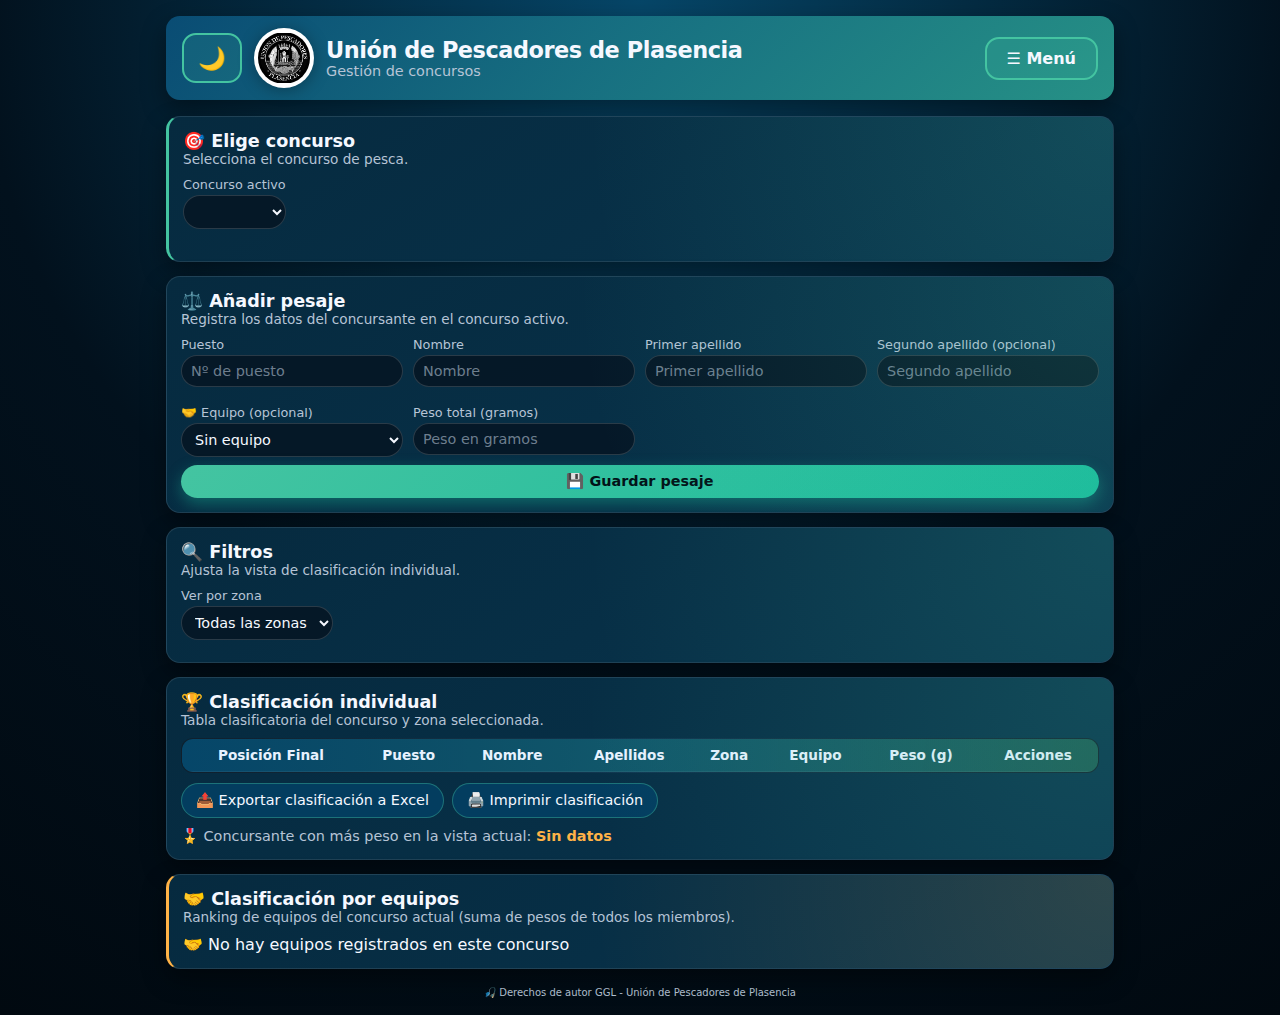
<file: index.html>
<!DOCTYPE html>
<html lang="es">
<head>
  <meta charset="UTF-8" />
  <title>🎣 Clasificación Pesca - UPP</title>
  <meta name="viewport" content="width=device-width, initial-scale=1.0, maximum-scale=5.0, user-scalable=yes" />
  <meta name="mobile-web-app-capable" content="yes" />
  <meta name="description" content="Aplicación de gestión de concursos de pesca - Unión de Pescadores de Plasencia" />
  
  <!-- Favicon -->
  <link rel="icon" type="image/jpeg" href="logo.jpg" />
  <link rel="apple-touch-icon" href="logo.jpg" />
  
  <!-- PWA Manifest -->
  <link rel="manifest" href="manifest.webmanifest" />
  
  <!-- Meta tags para PWA -->
  <meta name="theme-color" content="#44c4a1" />
  <meta name="apple-mobile-web-app-capable" content="yes" />
  <meta name="apple-mobile-web-app-status-bar-style" content="black-translucent" />
  <meta name="apple-mobile-web-app-title" content="UPP Pesca" />
  
  <!-- Google Fonts - Inter (fuente profesional) -->
  <link rel="preconnect" href="https://fonts.googleapis.com">
  <link rel="preconnect" href="https://fonts.gstatic.com" crossorigin>
  <link href="https://fonts.googleapis.com/css2?family=Inter:wght@400;500;600;700&display=swap" rel="stylesheet">
  
  <link rel="stylesheet" href="styles.css" />
</head>
<body>
  <div class="app-wrapper">
    <header class="app-header">
      <button id="btn-theme-toggle" class="btn-theme-toggle" title="Cambiar tema">
        🌙
      </button>
      <img src="logo.jpg" alt="Logo UPP" class="header-logo" />
      <div class="title-group">
        <h1>Unión de Pescadores de Plasencia</h1>
        <p class="subtitle">Gestión de concursos</p>
      </div>
      <div class="header-buttons">
        <button id="btn-menu" class="btn-menu-header">
          ☰ Menú
        </button>
      </div>
    </header>

    <!-- Menú desplegable -->
    <nav id="menu-desplegable" class="menu-desplegable" style="display: none;">
      <div class="menu-overlay" id="menu-overlay"></div>
      <div class="menu-content">
        <div class="menu-header">
          <h3>📋 Menú de Gestión</h3>
          <button id="btn-cerrar-menu" class="btn-cerrar-menu">✕</button>
        </div>
        <ul class="menu-lista">
          <li>
            <button id="menu-ranking-individual" class="menu-item">
              🏆 Ranking Individual
            </button>
          </li>
          <li>
            <button id="menu-exportar-individual" class="menu-item">
              💾 Exportar Clasificación Individual
            </button>
          </li>
          <li>
            <button id="menu-imprimir-individual" class="menu-item">
              🖨️ Imprimir Clasificación Individual
            </button>
          </li>
          <li>
            <button id="menu-ranking-equipos" class="menu-item">
              🏅 Ranking Equipos Temporada
            </button>
          </li>
          <li>
            <button id="menu-exportar-equipos" class="menu-item">
              💾 Exportar Clasificación Equipos
            </button>
          </li>
          <li>
            <button id="menu-imprimir-equipos" class="menu-item">
              🖨️ Imprimir Clasificación Equipos
            </button>
          </li>
          <li>
            <button id="menu-gestionar-equipos" class="menu-item">
              🤝 Gestionar Equipos
            </button>
          </li>
          <li style="border-top: 2px solid var(--accent); margin-top: 8px; padding-top: 8px;">
            <button id="menu-admin" class="menu-item menu-item-admin">
              🔐 Modo Administrador
            </button>
          </li>
        </ul>
      </div>
    </nav>

    <!-- Modal de login administrador -->
    <div id="modal-admin" class="modal-admin" style="display: none;">
      <div class="modal-overlay" id="modal-admin-overlay"></div>
      <div class="modal-admin-content">
        <div class="modal-admin-header">
          <h3>🔐 Acceso Administrador</h3>
          <button id="btn-cerrar-modal-admin" class="btn-cerrar-menu">✕</button>
        </div>
        <div class="modal-admin-body">
          <p id="admin-status-text">Introduce la contraseña de administrador</p>
          <input type="password" id="input-password-admin" placeholder="Contraseña" />
          <button id="btn-login-admin" class="btn-primary">Acceder</button>
          <button id="btn-recuperar-password" class="btn-secondary" style="margin-top: 8px; width: 100%;">
            🔑 ¿Olvidaste tu contraseña?
          </button>
          <div id="admin-panel" style="display: none;">
            <div class="admin-info">
              <p>✅ <strong>Sesión de administrador activa</strong></p>
              <button id="btn-logout-admin" class="btn-secondary">Cerrar sesión</button>
            </div>
            <div class="admin-actions">
              <h4>Gestión de Concursos</h4>
              
              <!-- Formulario para crear concurso -->
              <div style="background: #f8f9fa; padding: 16px; border-radius: 8px; margin-bottom: 16px;">
                <h5 style="margin-bottom: 12px; font-size: 0.95rem;">➡️ Crear nuevo concurso</h5>
                <div class="form-group" style="margin-bottom: 12px;">
                  <label for="fecha-concurso">Fecha del concurso (DD/MM/AAAA) *</label>
                  <input type="text" id="fecha-concurso" placeholder="14/01/2026" pattern="\d{2}/\d{2}/\d{4}" required style="width: 100%;" />
                </div>
                <div class="form-group" style="margin-bottom: 12px;">
                  <label for="temporada">Temporada (año) *</label>
                  <input type="number" id="temporada" min="2000" max="2100" style="width: 100%;" />
                </div>
                <div class="form-group" style="margin-bottom: 12px;">
                  <label for="nombre-concurso">Nombre del concurso</label>
                  <input type="text" id="nombre-concurso" placeholder="Ej: Concurso de Primavera" style="width: 100%;" />
                </div>
                <div class="form-group" style="margin-bottom: 12px;">
                  <label for="lugar-concurso">Lugar</label>
                  <input type="text" id="lugar-concurso" placeholder="Ej: Río Jértiga" style="width: 100%;" />
                </div>
                <div class="form-group" style="margin-bottom: 12px;">
                  <label for="hora-concurso">Hora de inicio</label>
                  <input type="time" id="hora-concurso" style="width: 100%;" />
                </div>
                <button id="btn-nuevo-concurso" class="btn-primary" style="width: 100%;">
                  ✅ Añadir concurso
                </button>
              </div>
              
              <!-- Gestión de zonas del concurso -->
              <div id="zonas-concurso-section" style="display: none; background: #fff3cd; padding: 16px; border-radius: 8px; margin-bottom: 16px;">
                <h5 style="margin-bottom: 12px; font-size: 0.95rem;">🗺️ Zonas del concurso activo</h5>
                <div class="zonas-config" style="margin-bottom: 12px;">
                  <input
                    type="text"
                    id="nueva-zona"
                    placeholder="Nombre de nueva zona (p.ej. Zona D)"
                    style="width: calc(100% - 110px); margin-right: 8px;"
                  />
                  <button id="btn-add-zona" class="btn-secondary" style="width: 100px;">➡️ Añadir</button>
                </div>
                <div class="zonas-lista">
                  <label style="font-size: 0.85rem;">Zonas activas:</label>
                  <ul id="lista-zonas" style="margin-top: 8px;">
                    <!-- Se rellenará desde JS -->
                  </ul>
                  <small>Haz clic en una zona para eliminarla.</small>
                </div>
                <button id="btn-toggle-zonas-cerrar" class="btn-secondary" style="width: 100%; margin-top: 12px;">
                  ✖ Cerrar gestión de zonas
                </button>
              </div>
              
              <button id="btn-toggle-zonas" class="btn-secondary" style="width: 100%; background: #f59e0b; border-color: #f59e0b; opacity: 0.5; cursor: not-allowed; margin-bottom: 16px;" disabled>
                🗺️ Gestionar zonas del concurso
              </button>
              
              <!-- Lista de concursos existentes -->
              <div id="lista-concursos-admin"></div>
            </div>
            <div class="admin-actions">
              <h4>Gestión de Equipos</h4>
              <div id="lista-equipos-admin"></div>
            </div>
            <div class="admin-actions">
              <h4>🎯 Modo Zona (Multiusuario)</h4>
              <p style="font-size: 0.9rem; color: var(--text-muted); margin-bottom: 12px;">Activa una zona fija para trabajar más rápido sin cambiar de zona en cada pesaje.</p>
              <div class="zona-mode-config">
                <div class="form-group">
                  <label for="zona-fija-select">Seleccionar zona fija</label>
                  <select id="zona-fija-select">
                    <option value="">Sin zona fija (manual)</option>
                  </select>
                </div>
                <button id="btn-activar-zona-fija" class="btn-secondary" style="width: 100%; margin-bottom: 8px;">
                  ✅ Activar modo zona
                </button>
                <button id="btn-desactivar-zona-fija" class="btn-danger" style="width: 100%; display: none;">
                  ❌ Desactivar modo zona
                </button>
              </div>
              <div id="zona-fija-info" class="zona-fija-activa" style="display: none; margin-top: 12px; padding: 12px; background: var(--accent); color: white; border-radius: 6px;">
                <p style="margin: 0;"><strong>🟢 Modo Zona Activo:</strong> <span id="zona-fija-nombre"></span></p>
                <small style="display: block; margin-top: 4px;">Todos los pesajes se registrarán automáticamente en esta zona.</small>
              </div>
            </div>
            <div class="admin-actions">
              <h4>Seguridad</h4>
              <button id="btn-cambiar-password" class="btn-secondary" style="width: 100%; margin-bottom: 12px;">
                🔐 Cambiar contraseña
              </button>
            </div>
            <div class="admin-actions">
              <h4>Histórico</h4>
              <button id="menu-borrar-historico" class="btn-danger" style="width: 100%;">
                🗑️ Borrar Histórico
              </button>
            </div>
          </div>
        </div>
      </div>
    </div>

    <!-- Modal de gestión de equipos -->
    <div id="modal-equipos" class="modal-admin" style="display: none;">
      <div class="modal-overlay" id="modal-equipos-overlay"></div>
      <div class="modal-admin-content">
        <div class="modal-admin-header">
          <h3>🤝 Gestión de Equipos</h3>
          <button id="btn-cerrar-modal-equipos" class="btn-cerrar-menu">✕</button>
        </div>
        <div class="modal-admin-body">
          <div class="card-header" style="padding: 0; margin-bottom: 20px;">
            <p>Los equipos se comparten para toda la temporada. Gestiona los equipos que participan.</p>
          </div>

          <div class="equipos-config">
            <input
              type="text"
              id="nuevo-equipo"
              placeholder="Nombre del equipo (p.ej. Los Barbos)"
            />
            <button id="btn-add-equipo" class="btn-secondary">➡️ Añadir equipo</button>
          </div>

          <div class="equipos-lista">
            <label>Equipos activos en esta temporada:</label>
            <ul id="lista-equipos">
              <!-- Se rellenará desde JS -->
            </ul>
            <small>Los equipos se pueden eliminar desde el panel de administrador.</small>
          </div>
        </div>
      </div>
    </div>

    <!-- Modal de gestión de equipos -->
    <div id="modal-equipos" class="modal-admin" style="display: none;">
      <div class="modal-overlay" id="modal-equipos-overlay"></div>
      <div class="modal-admin-content">
        <div class="modal-admin-header">
          <h3>🤝 Gestión de Equipos</h3>
          <button id="btn-cerrar-modal-equipos" class="btn-cerrar-menu">✕</button>
        </div>
        <div class="modal-admin-body">
          <div class="card-header" style="padding: 0; margin-bottom: 20px;">
            <p>Los equipos se comparten para toda la temporada. Gestiona los equipos que participan.</p>
          </div>

          <div class="equipos-config">
            <input
              type="text"
              id="nuevo-equipo-modal"
              placeholder="Nombre del equipo (p.ej. Los Barbos)"
            />
            <button id="btn-add-equipo-modal" class="btn-secondary">➜ Añadir equipo</button>
          </div>

          <div class="equipos-lista">
            <label>Equipos activos en esta temporada:</label>
            <ul id="lista-equipos">
              <!-- Se rellenará desde JS -->
            </ul>
            <small>Los equipos se pueden eliminar desde el panel de administrador.</small>
          </div>
        </div>
      </div>
    </div>

    <main>
      <!-- Zona superior: selección de concurso -->
      <section class="card card-main">
        <div class="card-header">
          <h2>🎯 Elige concurso</h2>
          <p>Selecciona el concurso de pesca.</p>
        </div>

        <div class="concursos-filtros">
          <div class="form-group">
            <label for="select-concurso">Concurso activo</label>
            <select id="select-concurso"></select>
          </div>
        </div>

        <!-- Información del concurso activo -->
        <div id="info-concurso-activo" style="margin-top: 20px; padding: 20px; background: linear-gradient(135deg, #667eea 0%, #764ba2 100%); border-radius: 8px; color: white; display: none;">
          <h3 style="margin-bottom: 16px; font-size: 1.2rem;">🎯 <span id="info-nombre">-</span></h3>
          <div style="display: grid; grid-template-columns: repeat(auto-fit, minmax(200px, 1fr)); gap: 12px;">
            <div>
              <strong>📅 Fecha:</strong><br>
              <span id="info-fecha">-</span>
            </div>
            <div>
              <strong>🏆 Temporada:</strong><br>
              <span id="info-temporada">-</span>
            </div>
            <div>
              <strong>📍 Lugar:</strong><br>
              <span id="info-lugar">-</span>
            </div>
            <div>
              <strong>⏰ Hora:</strong><br>
              <span id="info-hora">-</span>
            </div>
            <div>
              <strong>🗺️ Zonas:</strong><br>
              <div id="info-zonas" style="margin-top: 4px;">-</div>
            </div>
          </div>
        </div>
      </section>

      <!-- Formulario para añadir pesaje -->
      <section class="card">
        <div class="card-header">
          <h2>⚖️ Añadir pesaje</h2>
          <p>Registra los datos del concursante en el concurso activo.</p>
        </div>

        <form id="form-pesaje">
          <input type="hidden" id="registro-id-edicion" value="" />
          <div class="form-row">
            <div class="form-group">
              <label for="puesto">Puesto</label>
              <input
                type="number"
                id="puesto"
                name="puesto"
                required
                min="1"
                placeholder="Nº de puesto"
              />
            </div>

            <div class="form-group">
              <label for="nombre">Nombre</label>
              <input
                type="text"
                id="nombre"
                name="nombre"
                required
                placeholder="Nombre"
              />
            </div>

            <div class="form-group">
              <label for="apellido1">Primer apellido</label>
              <input
                type="text"
                id="apellido1"
                name="apellido1"
                required
                placeholder="Primer apellido"
              />
            </div>

            <div class="form-group">
              <label for="apellido2">Segundo apellido (opcional)</label>
              <input
                type="text"
                id="apellido2"
                name="apellido2"
                placeholder="Segundo apellido"
              />
            </div>

            <div class="form-group" id="campo-zona-container">
              <label for="zona">Zona</label>
              <select id="zona" name="zona" required>
                <option value="">Selecciona zona</option>
                <!-- Opciones generadas dinámicamente -->
              </select>
            </div>

            <div class="form-group">
              <label for="equipo">🤝 Equipo (opcional)</label>
              <select id="equipo" name="equipo">
                <option value="">Sin equipo</option>
                <!-- Opciones generadas dinámicamente -->
              </select>
            </div>

            <div class="form-group">
              <label for="peso">Peso total (gramos)</label>
              <input
                type="number"
                id="peso"
                name="peso"
                required
                min="0"
                step="1"
                placeholder="Peso en gramos"
              />
            </div>
          </div>

          <div class="form-actions">
            <button type="submit" id="btn-guardar-pesaje" class="btn-primary full-width">
              💾 Guardar pesaje
            </button>
            <button type="button" id="btn-cancelar-edicion" class="btn-secondary full-width" style="display: none;">
              ❌ Cancelar edición
            </button>
          </div>
        </form>
      </section>

      <!-- Filtros -->
      <section class="card">
        <div class="card-header">
          <h2>🔍 Filtros</h2>
          <p>Ajusta la vista de clasificación individual.</p>
        </div>

        <div class="filters">
          <div class="form-group">
            <label for="filtro-zona">Ver por zona</label>
            <select id="filtro-zona">
              <option value="todas">Todas las zonas</option>
              <!-- Opciones generadas dinámicamente -->
            </select>
          </div>
        </div>
      </section>

      <!-- Clasificación individual del concurso activo -->
      <section class="card">
        <div class="card-header">
          <h2>🏆 Clasificación individual</h2>
          <p>Tabla clasificatoria del concurso y zona seleccionada.</p>
        </div>

        <div class="table-wrapper">
          <table id="tabla-clasificacion">
            <thead>
              <tr>
                <th>Posición Final</th>
                <th>Puesto</th>
                <th>Nombre</th>
                <th>Apellidos</th>
                <th>Zona</th>
                <th>Equipo</th>
                <th>Peso (g)</th>
                <th>Acciones</th>
              </tr>
            </thead>
            <tbody>
              <!-- Filas generadas por JS -->
            </tbody>
          </table>
        </div>

        <div class="acciones">
          <button id="btn-exportar" class="btn-secondary">
            📤 Exportar clasificación a Excel
          </button>
          <button id="btn-imprimir-concurso" class="btn-secondary">
            🖨️ Imprimir clasificación
          </button>
        </div>

        <p class="resumen">
          🎖️ Concursante con más peso en la vista actual:
          <span id="top-concursante">Sin datos</span>
        </p>
      </section>

      <!-- Clasificación por equipos del concurso activo -->
      <section class="card card-equipos">
        <div class="card-header">
          <h2>🤝 Clasificación por equipos</h2>
          <p>Ranking de equipos del concurso actual (suma de pesos de todos los miembros).</p>
        </div>

        <div class="table-wrapper">
          <table id="tabla-clasificacion-equipos">
            <thead>
              <tr>
                <th>Posición</th>
                <th>Equipo</th>
                <th>Peso total (g)</th>
                <th>Nº Miembros</th>
                <th>Promedio (g)</th>
              </tr>
            </thead>
            <tbody>
              <!-- Filas generadas por JS -->
            </tbody>
          </table>
        </div>

        <div id="mensaje-sin-equipos" class="no-data" style="display: none;">
          🤝 No hay equipos registrados en este concurso
        </div>
      </section>
    </main>

    <footer>
      <small>🎣 Derechos de autor GGL - Unión de Pescadores de Plasencia</small>
    </footer>
  </div>

  <script src="app.js"></script>
</body>
</html>
</file>
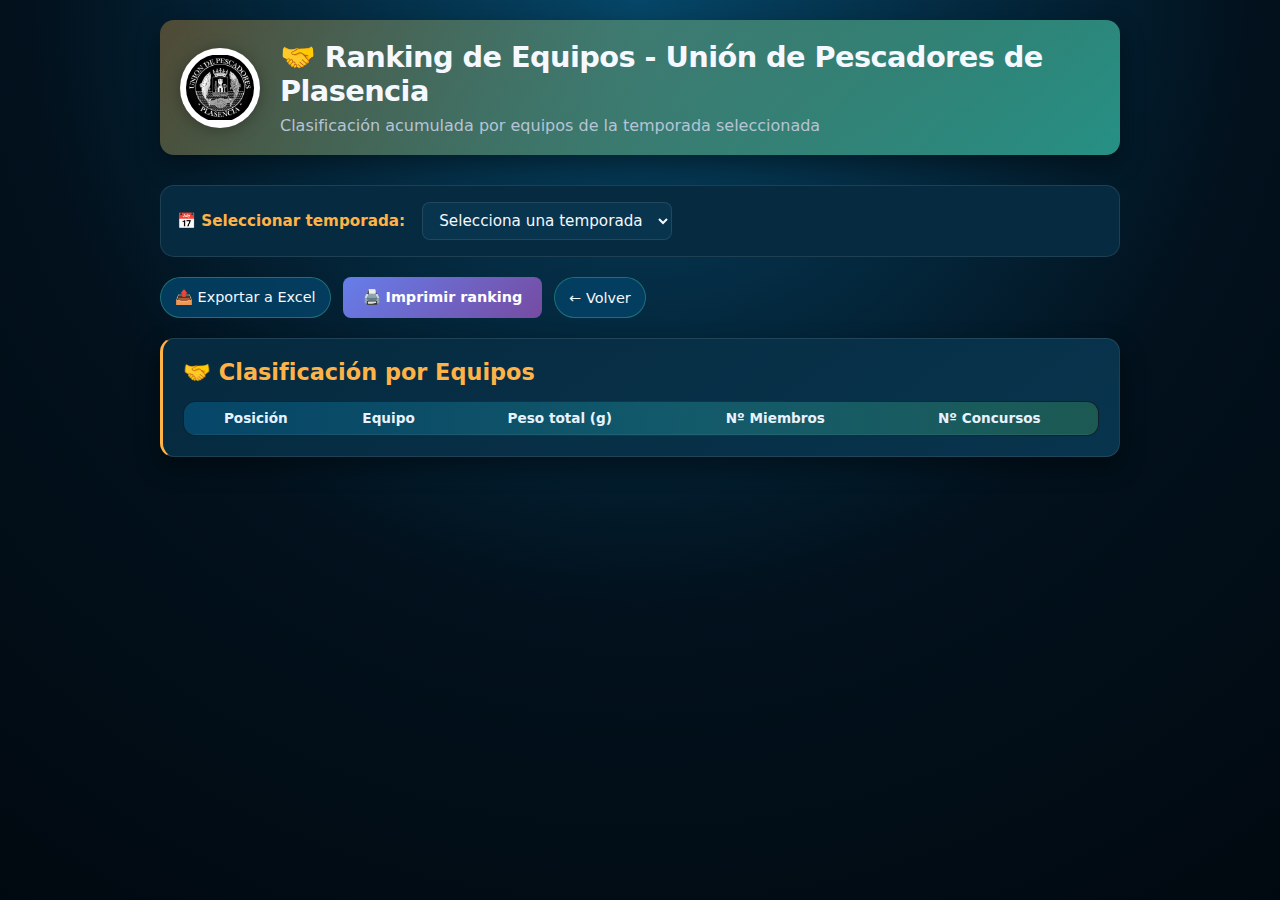
<file: ranking-equipos.html>
<!DOCTYPE html>
<html lang="es">
<head>
  <meta charset="UTF-8" />
  <title>🤝 Ranking Equipos - UPP</title>
  <meta name="viewport" content="width=device-width, initial-scale=1.0, maximum-scale=5.0, user-scalable=yes" />
  
  <!-- Favicon -->
  <link rel="icon" type="image/jpeg" href="logo.jpg" />
  
  <!-- Google Fonts - Inter (fuente profesional) -->
  <link rel="preconnect" href="https://fonts.googleapis.com">
  <link rel="preconnect" href="https://fonts.gstatic.com" crossorigin>
  <link href="https://fonts.googleapis.com/css2?family=Inter:wght@400;500;600;700&display=swap" rel="stylesheet">
  
  <link rel="stylesheet" href="styles.css" />
  
  <style>
    /* Estilos específicos para la página de ranking de equipos */
    .ranking-container {
      max-width: 1000px;
      margin: 0 auto;
      padding: 20px;
    }

    .ranking-header {
      display: flex;
      align-items: center;
      gap: 20px;
      margin-bottom: 30px;
      padding: 20px;
      background: linear-gradient(135deg, rgba(255, 179, 71, 0.3), rgba(42, 157, 143, 0.9));
      border-radius: var(--radius);
      box-shadow: var(--shadow-soft);
    }

    .ranking-header-logo {
      width: 80px;
      height: 80px;
      object-fit: contain;
      filter: drop-shadow(0 2px 8px rgba(0, 0, 0, 0.3));
      background: white;
      border-radius: 50%;
      padding: 6px;
    }

    .ranking-header-content {
      flex: 1;
    }

    .ranking-header h1 {
      font-size: 1.8rem;
      font-weight: 700;
      margin-bottom: 8px;
      letter-spacing: -0.02em;
    }

    .ranking-header p {
      font-size: 1rem;
      color: var(--text-muted);
      margin: 0;
    }

    .temporada-selector {
      margin-bottom: 20px;
      padding: 16px;
      background: var(--bg-card);
      border-radius: var(--radius);
      border: 1px solid var(--border-soft);
    }

    .temporada-selector label {
      font-size: 0.95rem;
      font-weight: 600;
      margin-right: 12px;
      color: var(--accent-warm);
    }

    .temporada-selector select {
      padding: 8px 12px;
      border-radius: 8px;
      border: 1px solid var(--border-soft);
      background: var(--bg-card-soft);
      color: var(--text-main);
      font-family: inherit;
      font-size: 0.95rem;
      cursor: pointer;
    }

    .acciones-ranking {
      display: flex;
      gap: 12px;
      margin-bottom: 20px;
      flex-wrap: wrap;
    }

    .btn-print {
      background: linear-gradient(135deg, #667eea, #764ba2);
      border: none;
      color: white;
      padding: 12px 20px;
      border-radius: 8px;
      cursor: pointer;
      font-size: 0.9rem;
      font-weight: 600;
      transition: all 0.3s ease;
      font-family: inherit;
    }

    .btn-print:hover {
      transform: translateY(-2px);
      box-shadow: 0 4px 12px rgba(102, 126, 234, 0.4);
    }

    .ranking-card {
      background: linear-gradient(145deg, var(--bg-card), var(--bg-card-soft));
      border-radius: var(--radius);
      padding: 20px;
      border: 1px solid var(--border-soft);
      box-shadow: var(--shadow-soft);
      border-left: 3px solid var(--accent-warm);
    }

    .ranking-card h2 {
      font-size: 1.4rem;
      font-weight: 600;
      margin-bottom: 16px;
      color: var(--accent-warm);
    }

    .no-data {
      text-align: center;
      padding: 40px;
      color: var(--text-muted);
      font-size: 1.1rem;
    }

    .equipo-detalles {
      margin-top: 30px;
      padding: 16px;
      background: rgba(255, 179, 71, 0.1);
      border-radius: var(--radius);
      border-left: 3px solid var(--accent-warm);
    }

    .equipo-detalles h3 {
      font-size: 1.1rem;
      margin-bottom: 12px;
      color: var(--accent-warm);
    }

    .miembros-lista {
      list-style: none;
      padding: 0;
      margin: 0;
    }

    .miembros-lista li {
      padding: 8px 12px;
      margin: 4px 0;
      background: rgba(0, 0, 0, 0.2);
      border-radius: 6px;
      font-size: 0.9rem;
    }

    /* Estilos para impresión */
    @media print {
      body {
        background: white;
        color: black;
      }

      .acciones-ranking,
      .temporada-selector {
        display: none;
      }

      .ranking-header {
        background: white;
        border: 2px solid #333;
        color: black;
      }

      .ranking-header h1,
      .ranking-header p {
        color: black;
      }

      .ranking-card {
        background: white;
        border: 1px solid #333;
        box-shadow: none;
      }

      .ranking-card h2 {
        color: #333;
      }

      table {
        border: 1px solid #333;
      }

      th {
        background: #f0f0f0 !important;
        color: black !important;
        border: 1px solid #333 !important;
      }

      td {
        color: black !important;
        border: 1px solid #ddd !important;
      }

      .equipo-detalles {
        background: #f9f9f9;
        border: 1px solid #ddd;
      }
    }

    @media (max-width: 768px) {
      .ranking-container {
        padding: 10px;
      }

      .ranking-header {
        flex-direction: column;
        text-align: center;
      }

      .ranking-header-logo {
        width: 60px;
        height: 60px;
      }

      .ranking-header h1 {
        font-size: 1.3rem;
      }

      .acciones-ranking {
        flex-direction: column;
      }

      .acciones-ranking button {
        width: 100%;
      }
    }
  </style>
</head>
<body>
  <div class="ranking-container">
    <header class="ranking-header">
      <img src="logo.jpg" alt="Logo UPP" class="ranking-header-logo" />
      <div class="ranking-header-content">
        <h1>🤝 Ranking de Equipos - Unión de Pescadores de Plasencia</h1>
        <p>Clasificación acumulada por equipos de la temporada seleccionada</p>
      </div>
    </header>

    <div class="temporada-selector">
      <label for="filtro-temporada-equipos">📅 Seleccionar temporada:</label>
      <select id="filtro-temporada-equipos">
        <option value="">Selecciona una temporada</option>
      </select>
    </div>

    <div class="acciones-ranking">
      <button id="btn-exportar-equipos" class="btn-secondary">
        📤 Exportar a Excel
      </button>
      <button id="btn-imprimir-equipos" class="btn-print">
        🖨️ Imprimir ranking
      </button>
      <button onclick="window.close()" class="btn-secondary">
        ← Volver
      </button>
    </div>

    <div class="ranking-card">
      <h2>🤝 Clasificación por Equipos</h2>
      <div class="table-wrapper">
        <table id="tabla-ranking-equipos">
          <thead>
            <tr>
              <th>Posición</th>
              <th>Equipo</th>
              <th>Peso total (g)</th>
              <th>Nº Miembros</th>
              <th>Nº Concursos</th>
            </tr>
          </thead>
          <tbody>
            <!-- Filas generadas por JS -->
          </tbody>
        </table>
      </div>
      <div id="mensaje-sin-datos-equipos" class="no-data" style="display: none;">
        📊 Selecciona una temporada para ver el ranking de equipos
      </div>
    </div>

    <div id="equipo-detalles-container">
      <!-- Se mostrarán detalles de equipos aquí -->
    </div>
  </div>

  <script src="ranking-equipos.js"></script>
</body>
</html>
</file>
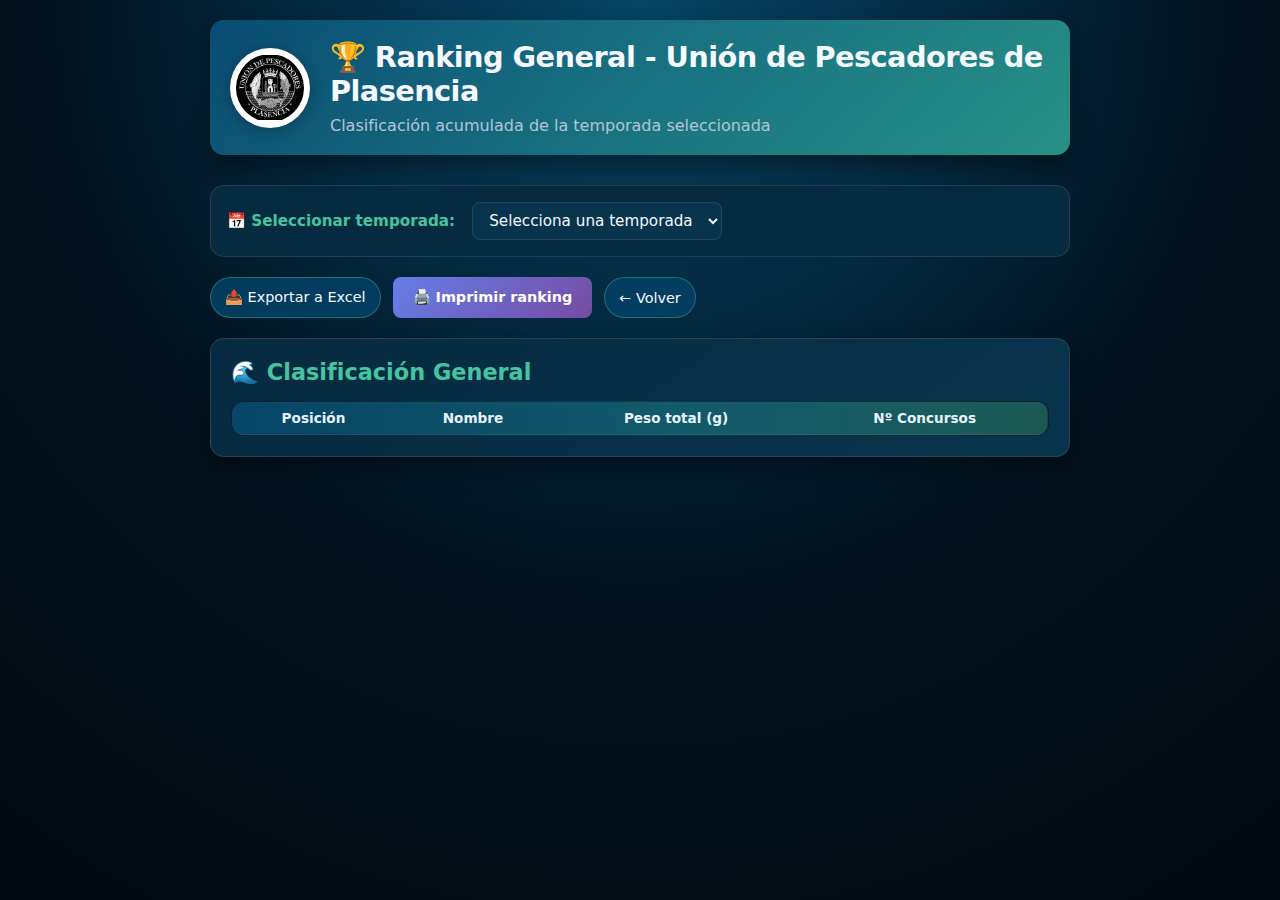
<file: ranking.html>
<!DOCTYPE html>
<html lang="es">
<head>
  <meta charset="UTF-8" />
  <title>🏆 Ranking General - UPP</title>
  <meta name="viewport" content="width=device-width, initial-scale=1.0" />
  
  <!-- Favicon -->
  <link rel="icon" type="image/jpeg" href="logo.jpg" />
  
  <!-- Google Fonts - Inter (fuente profesional) -->
  <link rel="preconnect" href="https://fonts.googleapis.com">
  <link rel="preconnect" href="https://fonts.gstatic.com" crossorigin>
  <link href="https://fonts.googleapis.com/css2?family=Inter:wght@400;500;600;700&display=swap" rel="stylesheet">
  
  <link rel="stylesheet" href="styles.css" />
  
  <style>
    /* Estilos específicos para la página de ranking */
    .ranking-container {
      max-width: 900px;
      margin: 0 auto;
      padding: 20px;
    }

    .ranking-header {
      display: flex;
      align-items: center;
      gap: 20px;
      margin-bottom: 30px;
      padding: 20px;
      background: linear-gradient(135deg, rgba(10, 81, 123, 0.9), rgba(42, 157, 143, 0.9));
      border-radius: var(--radius);
      box-shadow: var(--shadow-soft);
    }

    .ranking-header-logo {
      width: 80px;
      height: 80px;
      object-fit: contain;
      filter: drop-shadow(0 2px 8px rgba(0, 0, 0, 0.3));
      background: white;
      border-radius: 50%;
      padding: 6px;
    }

    .ranking-header-content {
      flex: 1;
    }

    .ranking-header h1 {
      font-size: 1.8rem;
      font-weight: 700;
      margin-bottom: 8px;
      letter-spacing: -0.02em;
    }

    .ranking-header p {
      font-size: 1rem;
      color: var(--text-muted);
      margin: 0;
    }

    .temporada-selector {
      margin-bottom: 20px;
      padding: 16px;
      background: var(--bg-card);
      border-radius: var(--radius);
      border: 1px solid var(--border-soft);
    }

    .temporada-selector label {
      font-size: 0.95rem;
      font-weight: 600;
      margin-right: 12px;
      color: var(--accent);
    }

    .temporada-selector select {
      padding: 8px 12px;
      border-radius: 8px;
      border: 1px solid var(--border-soft);
      background: var(--bg-card-soft);
      color: var(--text-main);
      font-family: inherit;
      font-size: 0.95rem;
      cursor: pointer;
    }

    .acciones-ranking {
      display: flex;
      gap: 12px;
      margin-bottom: 20px;
      flex-wrap: wrap;
    }

    .btn-print {
      background: linear-gradient(135deg, #667eea, #764ba2);
      border: none;
      color: white;
      padding: 12px 20px;
      border-radius: 8px;
      cursor: pointer;
      font-size: 0.9rem;
      font-weight: 600;
      transition: all 0.3s ease;
      font-family: inherit;
    }

    .btn-print:hover {
      transform: translateY(-2px);
      box-shadow: 0 4px 12px rgba(102, 126, 234, 0.4);
    }

    .ranking-card {
      background: linear-gradient(145deg, var(--bg-card), var(--bg-card-soft));
      border-radius: var(--radius);
      padding: 20px;
      border: 1px solid var(--border-soft);
      box-shadow: var(--shadow-soft);
    }

    .ranking-card h2 {
      font-size: 1.4rem;
      font-weight: 600;
      margin-bottom: 16px;
      color: var(--accent);
    }

    .no-data {
      text-align: center;
      padding: 40px;
      color: var(--text-muted);
      font-size: 1.1rem;
    }

    /* Estilos para impresión */
    @media print {
      body {
        background: white;
        color: black;
      }

      .acciones-ranking,
      .temporada-selector {
        display: none;
      }

      .ranking-header {
        background: white;
        border: 2px solid #333;
        color: black;
      }

      .ranking-header h1,
      .ranking-header p {
        color: black;
      }

      .ranking-card {
        background: white;
        border: 1px solid #333;
        box-shadow: none;
      }

      .ranking-card h2 {
        color: #333;
      }

      table {
        border: 1px solid #333;
      }

      th {
        background: #f0f0f0 !important;
        color: black !important;
        border: 1px solid #333 !important;
      }

      td {
        color: black !important;
        border: 1px solid #ddd !important;
      }
    }
  </style>
</head>
<body>
  <div class="ranking-container">
    <header class="ranking-header">
      <img src="logo.jpg" alt="Logo UPP" class="ranking-header-logo" />
      <div class="ranking-header-content">
        <h1>🏆 Ranking General - Unión de Pescadores de Plasencia</h1>
        <p>Clasificación acumulada de la temporada seleccionada</p>
      </div>
    </header>

    <div class="temporada-selector">
      <label for="filtro-temporada-ranking">📅 Seleccionar temporada:</label>
      <select id="filtro-temporada-ranking">
        <option value="">Selecciona una temporada</option>
      </select>
    </div>

    <div class="acciones-ranking">
      <button id="btn-exportar-ranking" class="btn-secondary">
        📤 Exportar a Excel
      </button>
      <button id="btn-imprimir-ranking" class="btn-print">
        🖨️ Imprimir ranking
      </button>
      <button onclick="window.close()" class="btn-secondary">
        ← Volver
      </button>
    </div>

    <div class="ranking-card">
      <h2>🌊 Clasificación General</h2>
      <div class="table-wrapper">
        <table id="tabla-ranking-general">
          <thead>
            <tr>
              <th>Posición</th>
              <th>Nombre</th>
              <th>Peso total (g)</th>
              <th>Nº Concursos</th>
            </tr>
          </thead>
          <tbody>
            <!-- Filas generadas por JS -->
          </tbody>
        </table>
      </div>
      <div id="mensaje-sin-datos" class="no-data" style="display: none;">
        📊 Selecciona una temporada para ver el ranking
      </div>
    </div>
  </div>

  <script src="ranking.js"></script>
</body>
</html>
</file>
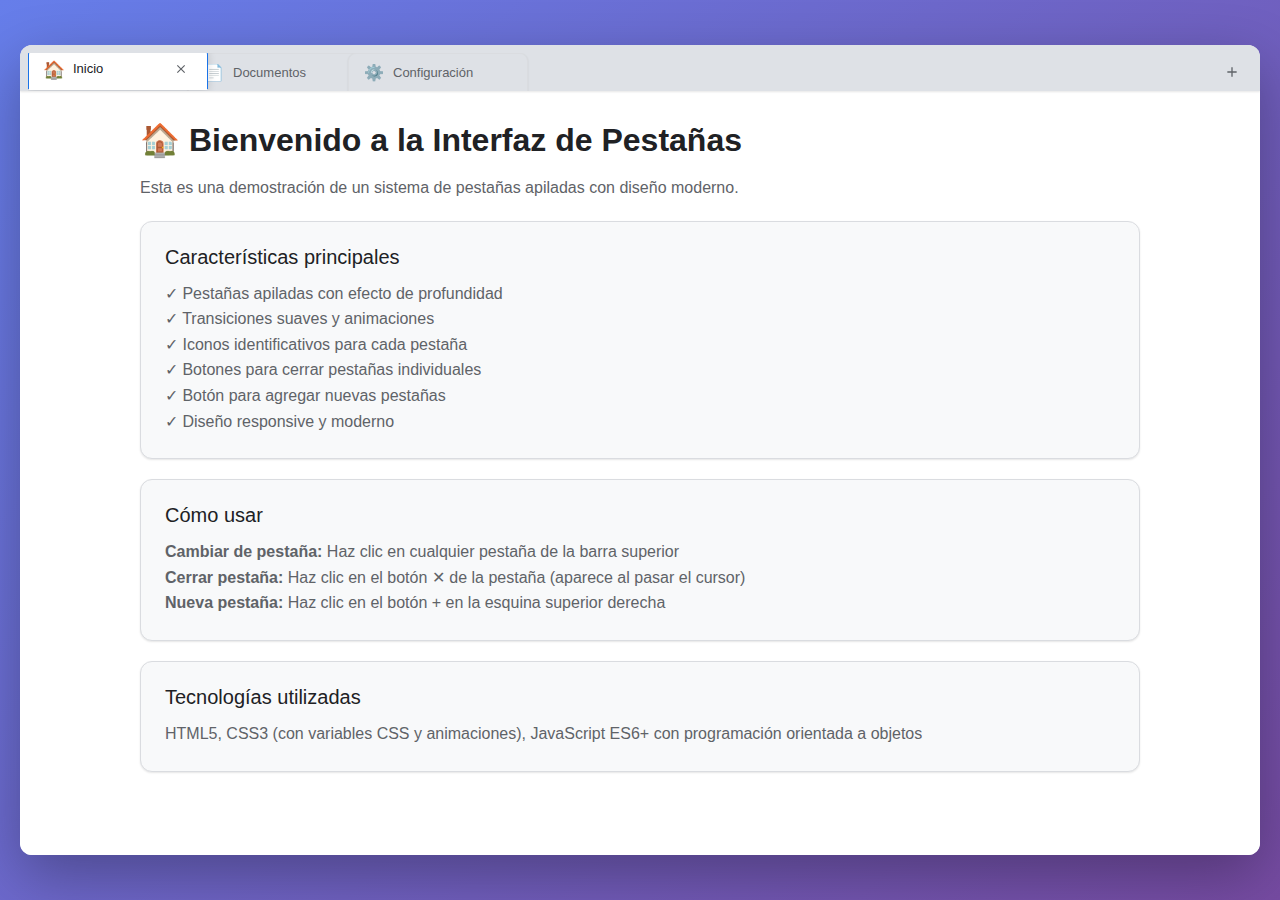
<file: tabs-interface.html>
<!DOCTYPE html>
<html lang="es">
<head>
  <meta charset="UTF-8">
  <meta name="viewport" content="width=device-width, initial-scale=1.0">
  <title>Interfaz de Pestañas Apiladas</title>
  <link rel="stylesheet" href="tabs-styles.css">
</head>
<body>
  <div class="browser-container">
    <!-- Barra de pestañas -->
    <div class="tabs-bar">
      <div class="tabs-container" id="tabs-container">
        <!-- Las pestañas se generarán dinámicamente -->
      </div>
      <button class="new-tab-btn" id="new-tab-btn" title="Nueva pestaña">
        <svg viewBox="0 0 24 24" width="16" height="16">
          <path fill="currentColor" d="M19,13H13V19H11V13H5V11H11V5H13V11H19V13Z"/>
        </svg>
      </button>
    </div>

    <!-- Área de contenido -->
    <div class="content-area" id="content-area">
      <!-- El contenido de cada pestaña se mostrará aquí -->
    </div>
  </div>

  <script src="tabs-script.js"></script>
</body>
</html>
</file>
<file: styles.css>
:root {
  --bg-main: #021b2d;
  --bg-card: #062a3f;
  --bg-card-soft: #08344d;
  --accent: #44c4a1;
  --accent-strong: #1abc9c;
  --accent-warm: #ffb347;
  --danger: #ff4b5c;
  --text-main: #f5f8ff;
  --text-muted: #b6c4d6;
  --border-soft: rgba(255, 255, 255, 0.1);
  --shadow-soft: 0 10px 25px rgba(0, 0, 0, 0.4);
  --radius: 14px;
}

/* Modo claro */
[data-theme="light"] {
  --bg-main: #f0f4f8;
  --bg-card: #ffffff;
  --bg-card-soft: #e8eef5;
  --accent: #1a8c6f;
  --accent-strong: #147a5e;
  --accent-warm: #ff9500;
  --danger: #d63031;
  --text-main: #1a1a2e;
  --text-muted: #5a5a6e;
  --border-soft: rgba(0, 0, 0, 0.1);
  --shadow-soft: 0 10px 25px rgba(0, 0, 0, 0.1);
}

[data-theme="light"] body {
  background: linear-gradient(135deg, #e8f5f1 0%, #d4e8f5 100%);
}

/* Reset básico */
* {
  box-sizing: border-box;
  margin: 0;
  padding: 0;
  font-family: 'Inter', -apple-system, BlinkMacSystemFont, "Segoe UI", system-ui, sans-serif;
}

body {
  background: radial-gradient(circle at top, #064668 0, #02111d 55%, #010910 100%);
  color: var(--text-main);
  min-height: 100vh;
}

/* Contenedor principal */
.app-wrapper {
  max-width: 980px;
  margin: 0 auto;
  padding: 16px;
}

/* Header */
.app-header {
  display: flex;
  justify-content: space-between;
  align-items: center;
  gap: 12px;
  margin-bottom: 16px;
  padding: 12px 16px;
  border-radius: var(--radius);
  background: linear-gradient(
    135deg,
    rgba(10, 81, 123, 0.9),
    rgba(42, 157, 143, 0.9)
  );
  box-shadow: var(--shadow-soft);
}

/* Botón de cambio de tema (ahora a la izquierda) */
.btn-theme-toggle {
  padding: 10px 14px;
  border: 2px solid var(--accent);
  border-radius: var(--radius);
  background: rgba(68, 196, 161, 0.15);
  color: var(--text-main);
  font-size: 1.4rem;
  cursor: pointer;
  transition: all 0.3s ease;
  font-family: inherit;
  display: flex;
  align-items: center;
  justify-content: center;
  flex-shrink: 0;
}

.header-logo {
  width: 60px;
  height: 60px;
  object-fit: contain;
  filter: drop-shadow(0 2px 8px rgba(0, 0, 0, 0.3));
  background: white;
  border-radius: 50%;
  padding: 4px;
}

.title-group {
  flex: 1;
}

.title-group h1 {
  font-size: 1.4rem;
  font-weight: 600;
  letter-spacing: -0.02em;
}

.subtitle {
  font-size: 0.9rem;
  color: var(--text-muted);
}

.btn-theme-toggle:hover {
  background: rgba(68, 196, 161, 0.3);
  transform: translateY(-2px) rotate(15deg);
  box-shadow: 0 4px 12px rgba(68, 196, 161, 0.4);
  filter: brightness(1.2);
}

.btn-theme-toggle:active {
  transform: translateY(0) rotate(0deg);
}

/* Botón de menú en header */
.btn-menu-header {
  padding: 10px 20px;
  border: 2px solid var(--accent);
  border-radius: var(--radius);
  background: rgba(68, 196, 161, 0.15);
  color: var(--text-main);
  font-size: 1rem;
  font-weight: 600;
  cursor: pointer;
  transition: all 0.3s ease;
  font-family: inherit;
}

.btn-menu-header:hover {
  background: rgba(68, 196, 161, 0.3);
  transform: translateY(-2px);
  box-shadow: 0 4px 12px rgba(68, 196, 161, 0.4);
}

/* Menú desplegable */
.menu-desplegable {
  position: fixed;
  top: 0;
  left: 0;
  width: 100%;
  height: 100%;
  z-index: 9999;
}

.menu-overlay {
  position: absolute;
  top: 0;
  left: 0;
  width: 100%;
  height: 100%;
  background: rgba(0, 0, 0, 0.7);
  backdrop-filter: blur(4px);
}

.menu-content {
  position: absolute;
  top: 50%;
  left: 50%;
  transform: translate(-50%, -50%);
  background: linear-gradient(145deg, var(--bg-card), var(--bg-card-soft));
  border: 2px solid var(--accent);
  border-radius: var(--radius);
  padding: 0;
  min-width: 320px;
  max-width: 500px;
  max-height: 90vh;
  overflow-y: auto;
  box-shadow: 0 20px 60px rgba(0, 0, 0, 0.8);
  animation: menuSlideIn 0.3s ease;
}

@keyframes menuSlideIn {
  from {
    opacity: 0;
    transform: translate(-50%, -60%);
  }
  to {
    opacity: 1;
    transform: translate(-50%, -50%);
  }
}

.menu-header {
  display: flex;
  justify-content: space-between;
  align-items: center;
  padding: 16px 20px;
  background: linear-gradient(135deg, rgba(68, 196, 161, 0.2), rgba(68, 196, 161, 0.1));
  border-bottom: 1px solid var(--border-soft);
}

.menu-header h3 {
  margin: 0;
  font-size: 1.2rem;
  color: var(--accent);
}

.btn-cerrar-menu {
  background: rgba(255, 75, 92, 0.2);
  border: 1px solid var(--danger);
  color: var(--danger);
  border-radius: 50%;
  width: 32px;
  height: 32px;
  display: flex;
  align-items: center;
  justify-content: center;
  cursor: pointer;
  font-size: 1.2rem;
  font-weight: bold;
  transition: all 0.3s ease;
}

.btn-cerrar-menu:hover {
  background: var(--danger);
  color: white;
  transform: rotate(90deg);
}

.menu-lista {
  list-style: none;
  padding: 0;
  margin: 0;
}

.menu-item {
  width: 100%;
  padding: 16px 20px;
  border: none;
  background: transparent;
  color: var(--text-main);
  font-size: 1rem;
  font-weight: 500;
  text-align: left;
  cursor: pointer;
  transition: all 0.3s ease;
  border-bottom: 1px solid var(--border-soft);
  font-family: inherit;
  display: flex;
  align-items: center;
  gap: 10px;
}

.menu-item:hover {
  background: rgba(68, 196, 161, 0.2);
  padding-left: 28px;
  color: var(--text-main);
  font-weight: 600;
}

.menu-item:active {
  background: rgba(68, 196, 161, 0.25);
}

.menu-item-danger {
  color: var(--danger);
  border-bottom: none;
}

.menu-item-danger:hover {
  background: rgba(255, 75, 92, 0.15);
}

.menu-item-admin {
  color: var(--accent-warm);
  font-weight: 600;
  border-bottom: none;
}

.menu-item-admin:hover {
  background: rgba(255, 179, 71, 0.15);
}

/* Modal de administrador */
.modal-admin {
  position: fixed;
  top: 0;
  left: 0;
  width: 100%;
  height: 100%;
  z-index: 10000;
}

.modal-overlay {
  position: absolute;
  top: 0;
  left: 0;
  width: 100%;
  height: 100%;
  background: rgba(0, 0, 0, 0.8);
  backdrop-filter: blur(4px);
}

.modal-admin-content {
  position: absolute;
  top: 50%;
  left: 50%;
  transform: translate(-50%, -50%);
  background: linear-gradient(145deg, var(--bg-card), var(--bg-card-soft));
  border: 2px solid var(--accent-warm);
  border-radius: var(--radius);
  min-width: 320px;
  max-width: 600px;
  max-height: 90vh;
  overflow-y: auto;
  box-shadow: 0 20px 60px rgba(0, 0, 0, 0.9);
  animation: modalSlideIn 0.3s ease;
}

@keyframes modalSlideIn {
  from {
    opacity: 0;
    transform: translate(-50%, -60%);
  }
  to {
    opacity: 1;
    transform: translate(-50%, -50%);
  }
}

.modal-admin-header {
  display: flex;
  justify-content: space-between;
  align-items: center;
  padding: 16px 20px;
  background: linear-gradient(135deg, rgba(255, 179, 71, 0.3), rgba(255, 179, 71, 0.15));
  border-bottom: 1px solid var(--border-soft);
}

.modal-admin-header h3 {
  margin: 0;
  font-size: 1.2rem;
  color: var(--accent-warm);
}

.modal-admin-body {
  padding: 20px;
}

#admin-status-text {
  margin-bottom: 12px;
  color: var(--text-muted);
  font-size: 0.9rem;
}

#input-password-admin {
  width: 100%;
  padding: 10px;
  border: 1px solid var(--border-soft);
  border-radius: 8px;
  background: rgba(0, 0, 0, 0.3);
  color: var(--text-main);
  font-family: inherit;
  font-size: 1rem;
  margin-bottom: 12px;
}

#input-password-admin:focus {
  outline: none;
  border-color: var(--accent);
}

#btn-login-admin {
  width: 100%;
}

.admin-info {
  background: rgba(68, 196, 161, 0.15);
  padding: 12px;
  border-radius: 8px;
  border-left: 3px solid var(--accent);
  margin-bottom: 16px;
}

.admin-info p {
  margin: 0 0 10px 0;
}

.admin-actions {
  margin-top: 16px;
}

.admin-actions h4 {
  margin-bottom: 12px;
  color: var(--accent);
}

#lista-concursos-admin {
  display: flex;
  flex-direction: column;
  gap: 8px;
}

.concurso-admin-item {
  background: rgba(255, 255, 255, 0.05);
  padding: 12px;
  border-radius: 8px;
  border: 1px solid var(--border-soft);
  display: flex;
  justify-content: space-between;
  align-items: center;
  gap: 10px;
}

.concurso-admin-info {
  flex: 1;
}

.concurso-admin-info strong {
  color: var(--accent);
  display: block;
  margin-bottom: 4px;
}

.concurso-admin-info small {
  color: var(--text-muted);
  font-size: 0.85rem;
}

.concurso-admin-actions {
  display: flex;
  gap: 6px;
}

.btn-admin-editar,
.btn-admin-eliminar {
  padding: 6px 12px;
  border: none;
  border-radius: 6px;
  cursor: pointer;
  font-size: 0.85rem;
  font-weight: 600;
  transition: all 0.3s ease;
  font-family: inherit;
}

.btn-admin-editar {
  background: rgba(68, 196, 161, 0.2);
  color: var(--accent);
  border: 1px solid var(--accent);
}

.btn-admin-editar:hover {
  background: var(--accent);
  color: var(--bg-main);
}

.btn-admin-eliminar {
  background: rgba(255, 75, 92, 0.2);
  color: var(--danger);
  border: 1px solid var(--danger);
}

.btn-admin-eliminar:hover {
  background: var(--danger);
  color: white;
}

.badge {
  background: rgba(0, 0, 0, 0.2);
  padding: 6px 12px;
  border-radius: 999px;
  font-size: 0.8rem;
  border: 1px solid rgba(255, 255, 255, 0.4);
}

.badge-button {
  cursor: pointer;
  transition: all 0.3s ease;
  color: var(--text-main);
  font-family: inherit;
}

.badge-button:hover {
  background: rgba(68, 196, 161, 0.3);
  border-color: var(--accent);
  transform: translateY(-2px);
  box-shadow: 0 4px 12px rgba(68, 196, 161, 0.3);
}

.badge-equipos {
  background: rgba(255, 179, 71, 0.15);
  border-color: var(--accent-warm);
  color: var(--accent-warm);
}

.badge-equipos:hover {
  background: rgba(255, 179, 71, 0.3);
  border-color: var(--accent-warm);
  box-shadow: 0 4px 12px rgba(255, 179, 71, 0.3);
}

.badge-button:active {
  transform: translateY(0);
}

/* Animación de resaltado para la sección */
.highlight-section {
  animation: highlightPulse 2s ease-in-out;
  border-color: var(--accent) !important;
  box-shadow: 0 0 0 3px rgba(68, 196, 161, 0.3), var(--shadow-soft) !important;
}

@keyframes highlightPulse {
  0%, 100% {
    border-color: var(--border-soft);
    box-shadow: var(--shadow-soft);
  }
  50% {
    border-color: var(--accent);
    box-shadow: 0 0 0 3px rgba(68, 196, 161, 0.3), var(--shadow-soft);
  }
}

/* Cards */
.card {
  background: linear-gradient(145deg, var(--bg-card), var(--bg-card-soft));
  border-radius: var(--radius);
  padding: 14px;
  margin-bottom: 14px;
  border: 1px solid var(--border-soft);
  box-shadow: var(--shadow-soft);
  position: relative;
  overflow: hidden;
}

.card::before {
  content: "";
  position: absolute;
  inset: 0;
  pointer-events: none;
  background: radial-gradient(
    circle at top right,
    rgba(68, 196, 161, 0.18),
    transparent 55%
  );
}

.card-main {
  border-left: 3px solid var(--accent);
}

.card-equipos {
  border-left: 3px solid var(--accent-warm);
}

.card-equipos::before {
  background: radial-gradient(
    circle at top right,
    rgba(255, 179, 71, 0.15),
    transparent 55%
  );
}

.card-header {
  margin-bottom: 10px;
  position: relative;
  z-index: 1;
}

.card-header h2 {
  font-size: 1.1rem;
  display: flex;
  align-items: center;
  gap: 6px;
}

.card-header p {
  font-size: 0.85rem;
  color: var(--text-muted);
}

/* Formularios */
.form-group {
  margin-bottom: 8px;
  display: flex;
  flex-direction: column;
}

.form-group.inline {
  flex: 1;
}

.form-group label {
  font-size: 0.8rem;
  margin-bottom: 3px;
  color: var(--text-muted);
}

.form-group input,
.form-group select {
  padding: 7px 9px;
  border-radius: 999px;
  border: 1px solid rgba(255, 255, 255, 0.15);
  font-size: 0.9rem;
  background: rgba(5, 22, 37, 0.9);
  color: var(--text-main);
  outline: none;
}

.form-group input::placeholder {
  color: rgba(182, 196, 214, 0.6);
}

.form-group input:focus,
.form-group select:focus {
  border-color: var(--accent);
  box-shadow: 0 0 0 1px rgba(68, 196, 161, 0.4);
}

/* Layout formularios */
.form-row {
  display: grid;
  grid-template-columns: repeat(4, minmax(0, 1fr));
  gap: 10px;
}

.concursos-config,
.concursos-filtros {
  display: flex;
  flex-wrap: wrap;
  gap: 10px;
  align-items: center;
  margin-bottom: 10px;
}

/* Botones */
button {
  border: none;
  cursor: pointer;
  font-size: 0.9rem;
  border-radius: 999px;
  padding: 8px 14px;
  display: inline-flex;
  align-items: center;
  justify-content: center;
  gap: 6px;
  transition: transform 0.1s ease, box-shadow 0.1s ease, background 0.1s ease;
}

button:active {
  transform: scale(0.97);
}

.btn-primary {
  background: linear-gradient(135deg, var(--accent), var(--accent-strong));
  color: #021218;
  font-weight: 600;
  box-shadow: 0 6px 16px rgba(26, 188, 156, 0.4);
}

.btn-primary:hover {
  background: linear-gradient(135deg, var(--accent-strong), var(--accent));
}

.btn-secondary {
  background: rgba(3, 63, 99, 0.9);
  color: var(--text-main);
  border: 1px solid rgba(68, 196, 161, 0.4);
}

.btn-secondary:hover {
  background: rgba(4, 92, 145, 0.95);
}

.btn-danger {
  background: var(--danger);
  color: #fff;
  box-shadow: 0 6px 14px rgba(255, 75, 92, 0.45);
}

.btn-danger:hover {
  background: #ff2b41;
}

.full-width {
  width: 100%;
}

/* Botones de menú de gestión */
.menu-gestion {
  display: grid;
  grid-template-columns: repeat(auto-fit, minmax(220px, 1fr));
  gap: 12px;
  margin-top: 12px;
}

.btn-menu {
  padding: 14px 18px;
  border: none;
  border-radius: var(--radius);
  cursor: pointer;
  font-size: 0.95rem;
  font-weight: 600;
  transition: all 0.3s ease;
  font-family: inherit;
  text-align: center;
  background: linear-gradient(135deg, rgba(6, 42, 63, 0.9), rgba(8, 52, 77, 0.9));
  color: var(--text-main);
  border: 1px solid var(--border-soft);
  box-shadow: 0 4px 12px rgba(0, 0, 0, 0.3);
}

.btn-menu:hover {
  transform: translateY(-2px);
  box-shadow: 0 6px 20px rgba(68, 196, 161, 0.4);
  border-color: var(--accent);
}

.btn-menu:active {
  transform: translateY(0);
}

.btn-menu.btn-danger {
  background: linear-gradient(135deg, rgba(255, 75, 92, 0.2), rgba(255, 75, 92, 0.3));
  border-color: var(--danger);
}

.btn-menu.btn-danger:hover {
  box-shadow: 0 6px 20px rgba(255, 75, 92, 0.5);
  border-color: var(--danger);
}

/* Botones de acción en tabla */
.btn-accion {
  padding: 4px 8px;
  border: none;
  border-radius: 4px;
  cursor: pointer;
  font-size: 0.75rem;
  font-weight: 600;
  transition: all 0.2s ease;
  font-family: inherit;
  margin: 0 2px;
}

.btn-editar {
  background: linear-gradient(135deg, #667eea, #764ba2);
  color: white;
}

.btn-editar:hover {
  background: linear-gradient(135deg, #764ba2, #667eea);
  transform: translateY(-1px);
}

.btn-eliminar {
  background: linear-gradient(135deg, #ff4b5c, #ff758c);
  color: white;
}

.btn-eliminar:hover {
  background: linear-gradient(135deg, #ff758c, #ff4b5c);
  transform: translateY(-1px);
}

.form-actions {
  display: flex;
  flex-direction: column;
  gap: 8px;
}

/* Zonas */
.zonas-config {
  display: flex;
  gap: 8px;
  margin-bottom: 8px;
}

.zonas-config input {
  flex: 1;
}

.zonas-lista label {
  font-size: 0.8rem;
  color: var(--text-muted);
}

.zonas-lista ul {
  list-style: none;
  margin-top: 6px;
  display: flex;
  flex-wrap: wrap;
  gap: 6px;
}

.zonas-lista li {
  background: rgba(3, 48, 75, 0.9);
  padding: 4px 10px;
  border-radius: 999px;
  font-size: 0.8rem;
  cursor: pointer;
  border: 1px solid rgba(68, 196, 161, 0.4);
}

.zonas-lista li:hover {
  background: var(--danger);
  border-color: transparent;
}

.zonas-lista small {
  display: block;
  margin-top: 4px;
  font-size: 0.75rem;
  color: var(--text-muted);
}

/* Filtros */
.filters {
  display: flex;
  gap: 12px;
  flex-wrap: wrap;
}

/* Tablas */
.table-wrapper {
  border-radius: 12px;
  overflow: hidden;
  border: 1px solid rgba(255, 255, 255, 0.06);
  background: radial-gradient(circle at top, rgba(3, 45, 73, 0.9), #02121f);
}

table {
  width: 100%;
  border-collapse: collapse;
  font-size: 0.85rem;
}

thead {
  background: linear-gradient(
    90deg,
    rgba(6, 73, 109, 0.95),
    rgba(68, 196, 161, 0.4)
  );
}

th,
td {
  padding: 8px 6px;
  text-align: center;
  border-bottom: 1px solid rgba(255, 255, 255, 0.06);
}

th {
  font-weight: 600;
  color: #e7f2ff;
}

tbody tr:nth-child(even) {
  background: rgba(2, 31, 50, 0.9);
}

tbody tr:nth-child(odd) {
  background: rgba(3, 39, 63, 0.9);
}

tbody tr:hover {
  background: rgba(68, 196, 161, 0.2);
  color: var(--text-main);
}

/* Alineación de medallas en tabla */
tbody td:first-child {
  text-align: center;
  white-space: nowrap;
}

/* Acciones */
.acciones {
  margin-top: 10px;
  display: flex;
  gap: 8px;
  flex-wrap: wrap;
}

/* Resumen */
.resumen {
  margin-top: 10px;
  font-size: 0.9rem;
  color: var(--text-muted);
}

.resumen span {
  color: var(--accent-warm);
  font-weight: 600;
}

/* Footer */
footer {
  margin-top: 16px;
  text-align: center;
  font-size: 0.75rem;
  color: var(--text-muted);
}

/* Modo Zona */
.card-zona-mode {
  border-left: 3px solid var(--accent-warm);
  background: linear-gradient(145deg, rgba(255, 179, 71, 0.05), var(--bg-card-soft));
}

.zona-mode-config {
  display: flex;
  gap: 8px;
  align-items: flex-end;
  flex-wrap: wrap;
}

.zona-mode-config .form-group {
  flex: 1;
  min-width: 200px;
}

.zona-fija-activa {
  margin-top: 12px;
  padding: 12px;
  background: rgba(68, 196, 161, 0.15);
  border-radius: 8px;
  border-left: 3px solid var(--accent);
}

.zona-fija-activa p {
  margin: 0;
  font-size: 0.95rem;
}

.zona-fija-activa strong {
  color: var(--accent);
}

.zona-fija-activa small {
  display: block;
  margin-top: 4px;
  color: var(--text-muted);
  font-size: 0.85rem;
}

/* ============================================= */
/* RESPONSIVE - ADAPTACIÓN PARA MÓVILES */
/* ============================================= */

@media (max-width: 768px) {
  /* Header compacto en móvil */
  .app-header {
    flex-direction: column;
    text-align: center;
    padding: 16px 12px;
  }

  .header-logo {
    width: 70px;
    height: 70px;
  }

  .title-group h1 {
    font-size: 1.2rem;
  }

  .subtitle {
    font-size: 0.85rem;
  }

  .header-buttons {
    width: 100%;
    margin-top: 12px;
  }

  .btn-menu-header {
    width: 100%;
    padding: 12px 20px;
    font-size: 1.1rem;
  }

  /* Menú desplegable en móvil */
  .menu-content {
    min-width: 90%;
    max-width: 90%;
    max-height: 85vh;
  }

  .menu-item {
    padding: 14px 16px;
    font-size: 0.95rem;
  }

  .menu-item:hover {
    padding-left: 24px;
  }

  /* Contenedor principal */
  .app-wrapper {
    padding: 8px;
  }

  /* Cards */
  .card {
    padding: 12px;
    margin-bottom: 12px;
  }

  .card-header h2 {
    font-size: 1.1rem;
  }

  .card-header p {
    font-size: 0.85rem;
  }

  /* Formularios */
  .form-row {
    flex-direction: column;
  }

  .form-group {
    margin-bottom: 12px;
  }

  .form-group.inline {
    flex-direction: column;
    align-items: stretch;
  }

  input[type="text"],
  input[type="number"],
  input[type="date"],
  select {
    font-size: 16px; /* Evita zoom automático en iOS */
    padding: 12px;
    min-height: 44px; /* Tamaño mínimo touch en móvil */
  }

  /* Botones más grandes para móvil */
  button {
    padding: 12px 16px;
    font-size: 0.95rem;
    min-height: 44px;
  }

  .btn-accion {
    padding: 8px 12px;
    font-size: 0.8rem;
    min-height: 36px;
  }

  /* Modal admin responsive */
  .modal-admin-content {
    min-width: 95%;
    max-width: 95%;
    max-height: 85vh;
  }

  .modal-admin-body {
    padding: 16px;
  }

  .concurso-admin-item {
    flex-direction: column;
    align-items: stretch;
    gap: 8px;
  }

  .concurso-admin-actions {
    width: 100%;
    justify-content: stretch;
  }

  .btn-admin-editar,
  .btn-admin-eliminar {
    flex: 1;
    padding: 10px 12px;
  }

  /* Configuración de concursos */
  .concursos-config {
    flex-direction: column;
  }

  .concursos-filtros {
    flex-direction: column;
  }

  /* Zonas */
  .zonas-config {
    flex-direction: column;
  }

  .zona-mode-config {
    flex-direction: column;
  }

  .zona-mode-config .form-group {
    width: 100%;
    min-width: unset;
  }

  /* Tabla responsive */
  .table-wrapper {
    overflow-x: auto;
    -webkit-overflow-scrolling: touch;
  }

  table {
    font-size: 0.85rem;
  }

  th, td {
    padding: 8px 4px;
    white-space: nowrap;
  }

  /* Acciones en móvil */
  .acciones {
    flex-direction: column;
  }

  .acciones button {
    width: 100%;
  }

  /* Filtros */
  .filters {
    flex-direction: column;
  }
}

/* Pantallas muy pequeñas (menos de 400px) */
@media (max-width: 400px) {
  .title-group h1 {
    font-size: 1rem;
  }

  .header-logo {
    width: 50px;
    height: 50px;
  }

  .card-header h2 {
    font-size: 1rem;
  }

  table {
    font-size: 0.75rem;
  }

  .btn-accion {
    padding: 6px 8px;
    font-size: 0.7rem;
  }
}

/* Orientación horizontal en móvil */
@media (max-width: 768px) and (orientation: landscape) {
  .app-header {
    flex-direction: row;
  }

  .header-logo {
    width: 50px;
    height: 50px;
  }

  .badge-button {
    width: auto;
    margin-top: 0;
  }
}

/* Mejoras para PWA en móvil */
@media (display-mode: standalone) {
  body {
    padding-top: env(safe-area-inset-top);
    padding-bottom: env(safe-area-inset-bottom);
  }
}

/* Touch feedback mejorado */
@media (hover: none) and (pointer: coarse) {
  button:active,
  .btn-accion:active {
    transform: scale(0.95);
    opacity: 0.8;
  }
}

/* Responsive móvil */
@media (max-width: 720px) {
  .app-header {
    flex-direction: column;
    gap: 8px;
    align-items: flex-start;
  }

  .form-row {
    grid-template-columns: repeat(2, minmax(0, 1fr));
  }

  .concursos-config,
  .concursos-filtros,
  .zonas-config,
  .acciones {
    flex-direction: column;
    align-items: stretch;
  }

  button {
    width: 100%;
  }
}

@media (max-width: 480px) {
  .form-row {
    grid-template-columns: 1fr;
  }

  th,
  td {
    font-size: 0.8rem;
    padding: 6px 4px;
  }
}

/* =====================================================
   Mejoras de accesibilidad para modo claro
   ===================================================== */

[data-theme="light"] .app-header {
  background: linear-gradient(135deg, rgba(26, 140, 111, 0.9), rgba(20, 122, 94, 0.9));
  box-shadow: 0 4px 12px rgba(0, 0, 0, 0.15);
}

[data-theme="light"] .card {
  box-shadow: 0 4px 12px rgba(0, 0, 0, 0.1);
  border: 1px solid var(--border-soft);
}

[data-theme="light"] .btn-primary {
  background: linear-gradient(135deg, var(--accent), var(--accent-strong));
  color: white;
  box-shadow: 0 4px 12px rgba(26, 140, 111, 0.3);
}

[data-theme="light"] .btn-primary:hover {
  box-shadow: 0 6px 16px rgba(26, 140, 111, 0.4);
}

[data-theme="light"] .btn-secondary {
  background: var(--bg-card-soft);
  color: var(--text-main);
  border: 2px solid var(--border-soft);
}

[data-theme="light"] thead {
  background: linear-gradient(90deg, rgba(26, 140, 111, 0.9), rgba(68, 196, 161, 0.5));
}

[data-theme="light"] tbody tr:nth-child(even) {
  background: rgba(232, 238, 245, 0.5);
}

[data-theme="light"] tbody tr:nth-child(odd) {
  background: rgba(255, 255, 255, 0.8);
}

[data-theme="light"] tbody tr:hover {
  background: rgba(26, 140, 111, 0.15);
  color: var(--text-main);
  font-weight: 500;
}

[data-theme="light"] input,
[data-theme="light"] select,
[data-theme="light"] textarea {
  background: white;
  border: 2px solid var(--border-soft);
  color: var(--text-main);
}

[data-theme="light"] input:focus,
[data-theme="light"] select:focus,
[data-theme="light"] textarea:focus {
  border-color: var(--accent);
  box-shadow: 0 0 0 3px rgba(26, 140, 111, 0.2);
}

/* Accesibilidad: Focus visible mejorado */
*:focus-visible {
  outline: 3px solid var(--accent);
  outline-offset: 2px;
}

button:focus-visible {
  outline: 3px solid var(--accent-warm);
  outline-offset: 2px;
}

/* Modo de alto contraste (prefers-contrast) */
@media (prefers-contrast: high) {
  :root {
    --text-main: #ffffff;
    --text-muted: #d0d0d0;
    --border-soft: rgba(255, 255, 255, 0.3);
  }
  
  [data-theme="light"] {
    --text-main: #000000;
    --text-muted: #333333;
    --border-soft: rgba(0, 0, 0, 0.3);
  }
}
</file>
<file: tabs-styles.css>
* {
  margin: 0;
  padding: 0;
  box-sizing: border-box;
}

:root {
  --primary-color: #1a73e8;
  --hover-color: #e8f0fe;
  --active-bg: #ffffff;
  --inactive-bg: #dee1e6;
  --border-color: #dadce0;
  --text-primary: #202124;
  --text-secondary: #5f6368;
  --shadow-sm: 0 1px 2px rgba(0, 0, 0, 0.1);
  --shadow-md: 0 2px 8px rgba(0, 0, 0, 0.15);
  --shadow-lg: 0 4px 16px rgba(0, 0, 0, 0.2);
  --transition: all 0.2s cubic-bezier(0.4, 0, 0.2, 1);
}

body {
  font-family: 'Segoe UI', 'Roboto', -apple-system, BlinkMacSystemFont, sans-serif;
  background: linear-gradient(135deg, #667eea 0%, #764ba2 100%);
  min-height: 100vh;
  display: flex;
  align-items: center;
  justify-content: center;
  padding: 20px;
}

.browser-container {
  width: 100%;
  max-width: 1400px;
  height: 90vh;
  background: #f1f3f4;
  border-radius: 12px;
  box-shadow: 0 20px 60px rgba(0, 0, 0, 0.3);
  overflow: hidden;
  display: flex;
  flex-direction: column;
}

/* Barra de pestañas */
.tabs-bar {
  background: var(--inactive-bg);
  display: flex;
  align-items: flex-end;
  padding: 8px 8px 0 8px;
  gap: 0;
  position: relative;
  box-shadow: var(--shadow-sm);
  z-index: 100;
}

.tabs-container {
  display: flex;
  align-items: flex-end;
  flex: 1;
  overflow-x: auto;
  overflow-y: hidden;
  gap: 0;
  padding-bottom: 0;
  scrollbar-width: none;
  position: relative;
}

.tabs-container::-webkit-scrollbar {
  display: none;
}

/* Estilos de pestañas con efecto apilado */
.tab {
  position: relative;
  display: flex;
  align-items: center;
  gap: 10px;
  padding: 10px 16px;
  min-width: 180px;
  max-width: 240px;
  height: 38px;
  background: var(--inactive-bg);
  border: 1px solid var(--border-color);
  border-bottom: none;
  border-radius: 8px 8px 0 0;
  cursor: pointer;
  user-select: none;
  transition: var(--transition);
  margin-right: -20px;
  z-index: 1;
  box-shadow: var(--shadow-sm);
  flex-shrink: 0;
}

.tab:hover {
  background: linear-gradient(to bottom, #f8f9fa 0%, var(--inactive-bg) 100%);
  z-index: 2;
}

.tab.active {
  background: var(--active-bg);
  height: 42px;
  margin-top: -4px;
  z-index: 10;
  box-shadow: var(--shadow-md);
  border-color: var(--primary-color);
  border-bottom-color: var(--active-bg);
  transform: translateY(-2px);
}

.tab.active::after {
  content: '';
  position: absolute;
  bottom: -1px;
  left: 0;
  right: 0;
  height: 2px;
  background: var(--active-bg);
  z-index: 11;
}

/* Icono de la pestaña (favicon) */
.tab-icon {
  width: 18px;
  height: 18px;
  display: flex;
  align-items: center;
  justify-content: center;
  font-size: 16px;
  flex-shrink: 0;
  filter: grayscale(30%);
  transition: var(--transition);
}

.tab.active .tab-icon {
  filter: grayscale(0%);
  transform: scale(1.1);
}

/* Título de la pestaña */
.tab-title {
  flex: 1;
  white-space: nowrap;
  overflow: hidden;
  text-overflow: ellipsis;
  font-size: 13px;
  color: var(--text-secondary);
  font-weight: 400;
  transition: var(--transition);
}

.tab.active .tab-title {
  color: var(--text-primary);
  font-weight: 500;
}

/* Botón de cerrar pestaña */
.tab-close {
  width: 20px;
  height: 20px;
  border-radius: 50%;
  display: flex;
  align-items: center;
  justify-content: center;
  background: transparent;
  border: none;
  cursor: pointer;
  opacity: 0;
  transition: var(--transition);
  flex-shrink: 0;
  color: var(--text-secondary);
}

.tab:hover .tab-close,
.tab.active .tab-close {
  opacity: 1;
}

.tab-close:hover {
  background: rgba(0, 0, 0, 0.1);
  color: var(--text-primary);
}

.tab-close svg {
  width: 14px;
  height: 14px;
}

/* Botón nueva pestaña */
.new-tab-btn {
  width: 32px;
  height: 32px;
  border-radius: 6px;
  background: transparent;
  border: none;
  cursor: pointer;
  display: flex;
  align-items: center;
  justify-content: center;
  color: var(--text-secondary);
  transition: var(--transition);
  margin: 0 4px 3px 20px;
  flex-shrink: 0;
}

.new-tab-btn:hover {
  background: var(--hover-color);
  color: var(--primary-color);
  transform: scale(1.05);
}

.new-tab-btn:active {
  transform: scale(0.95);
}

/* Área de contenido */
.content-area {
  flex: 1;
  background: var(--active-bg);
  overflow: auto;
  position: relative;
}

.tab-content {
  display: none;
  width: 100%;
  height: 100%;
  padding: 30px;
  animation: fadeIn 0.3s ease-in-out;
}

.tab-content.active {
  display: block;
}

@keyframes fadeIn {
  from {
    opacity: 0;
    transform: translateY(10px);
  }
  to {
    opacity: 1;
    transform: translateY(0);
  }
}

/* Estilos del contenido de ejemplo */
.content-wrapper {
  max-width: 1000px;
  margin: 0 auto;
}

.content-wrapper h1 {
  font-size: 32px;
  color: var(--text-primary);
  margin-bottom: 16px;
  font-weight: 600;
}

.content-wrapper p {
  font-size: 16px;
  line-height: 1.6;
  color: var(--text-secondary);
  margin-bottom: 20px;
}

.content-card {
  background: #f8f9fa;
  border-radius: 12px;
  padding: 24px;
  margin-bottom: 20px;
  border: 1px solid var(--border-color);
  box-shadow: var(--shadow-sm);
}

.content-card h2 {
  font-size: 20px;
  color: var(--text-primary);
  margin-bottom: 12px;
  font-weight: 500;
}

.content-card p {
  margin: 0;
}

/* Indicador de carga */
.loading-indicator {
  display: flex;
  align-items: center;
  justify-content: center;
  height: 100%;
  font-size: 18px;
  color: var(--text-secondary);
}

/* Estado vacío */
.empty-state {
  display: flex;
  flex-direction: column;
  align-items: center;
  justify-content: center;
  height: 100%;
  color: var(--text-secondary);
}

.empty-state-icon {
  font-size: 64px;
  margin-bottom: 16px;
  opacity: 0.3;
}

.empty-state h2 {
  font-size: 24px;
  margin-bottom: 8px;
  color: var(--text-primary);
}

.empty-state p {
  font-size: 16px;
}

/* Responsive */
@media (max-width: 768px) {
  .tab {
    min-width: 140px;
    max-width: 180px;
    padding: 8px 12px;
    margin-right: -15px;
  }

  .content-wrapper {
    padding: 20px;
  }

  .content-wrapper h1 {
    font-size: 24px;
  }
}

/* Animación de entrada de pestaña */
@keyframes tabSlideIn {
  from {
    opacity: 0;
    transform: translateX(-20px) scale(0.9);
  }
  to {
    opacity: 1;
    transform: translateX(0) scale(1);
  }
}

.tab {
  animation: tabSlideIn 0.3s ease-out;
}

/* Efecto de hover mejorado */
.tab::before {
  content: '';
  position: absolute;
  top: 0;
  left: 0;
  right: 0;
  height: 3px;
  background: var(--primary-color);
  opacity: 0;
  transition: var(--transition);
  border-radius: 8px 8px 0 0;
}

.tab.active::before {
  opacity: 1;
}
</file>
